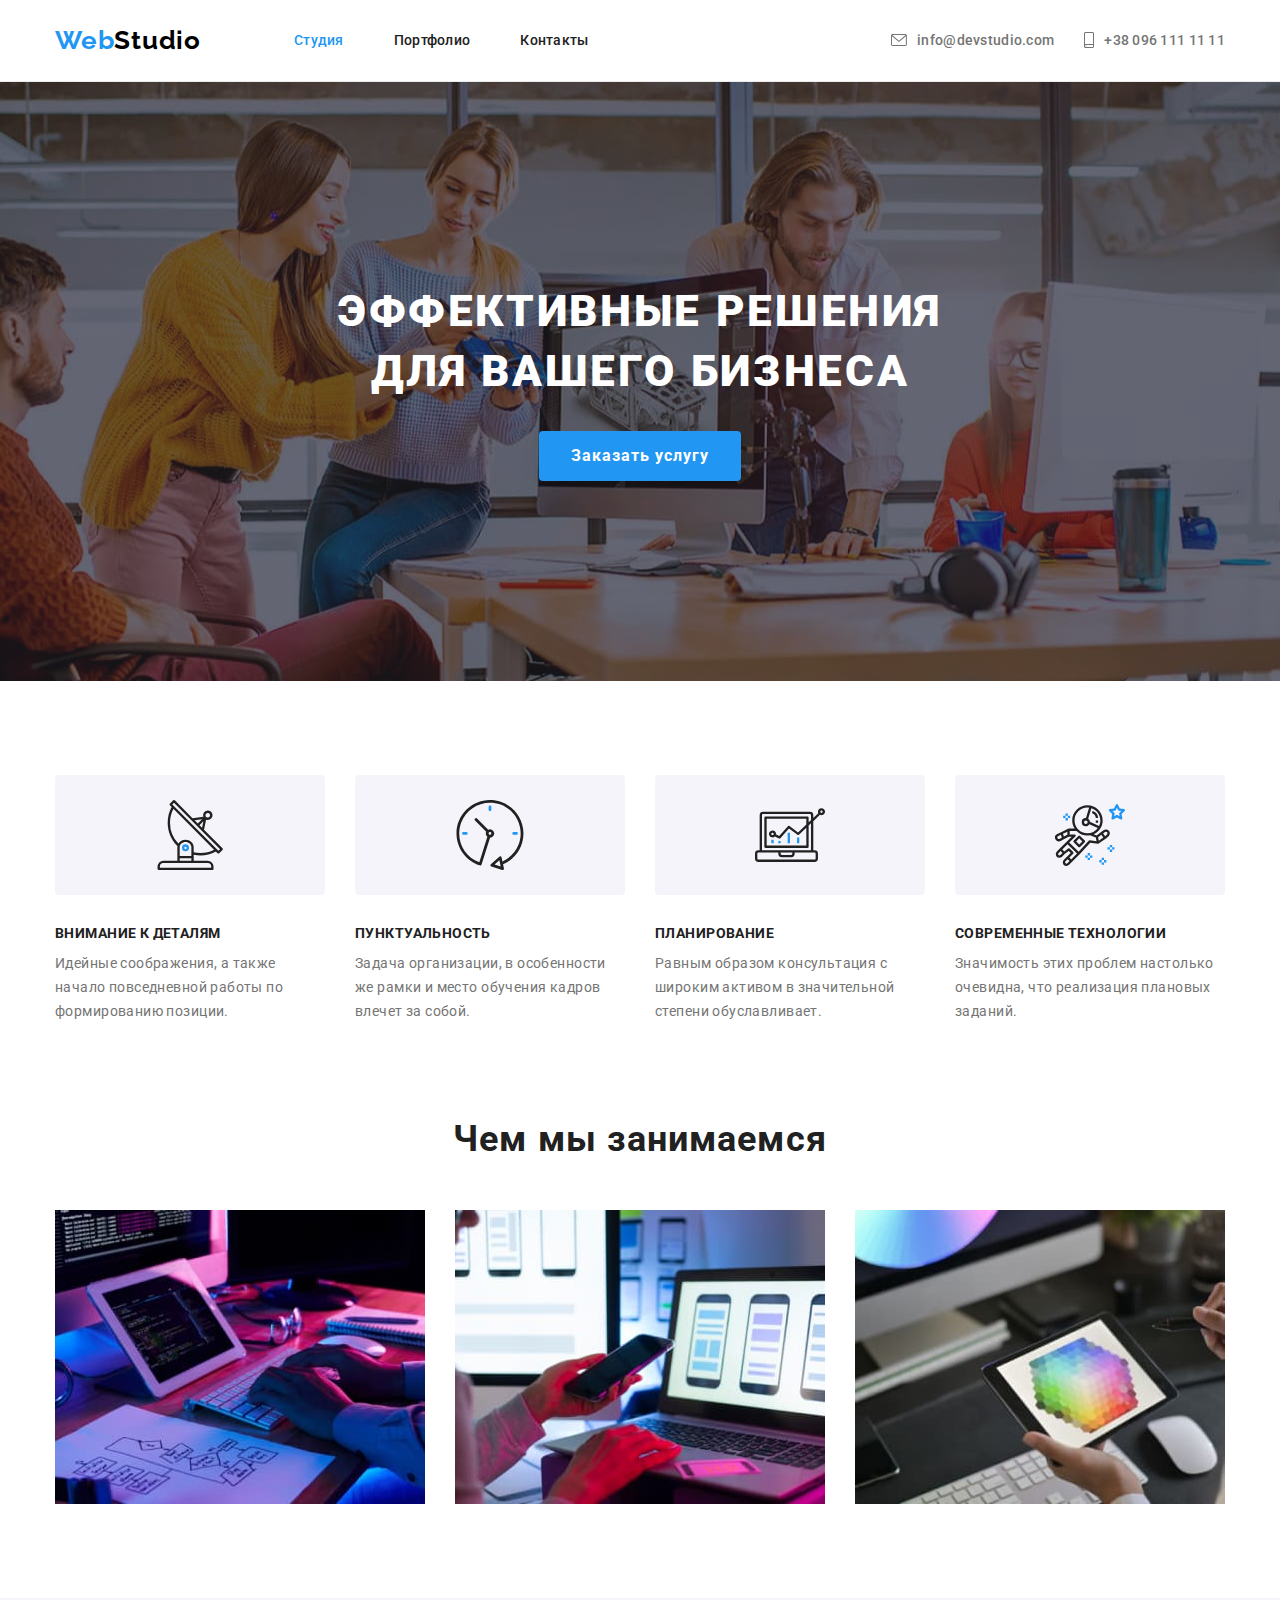
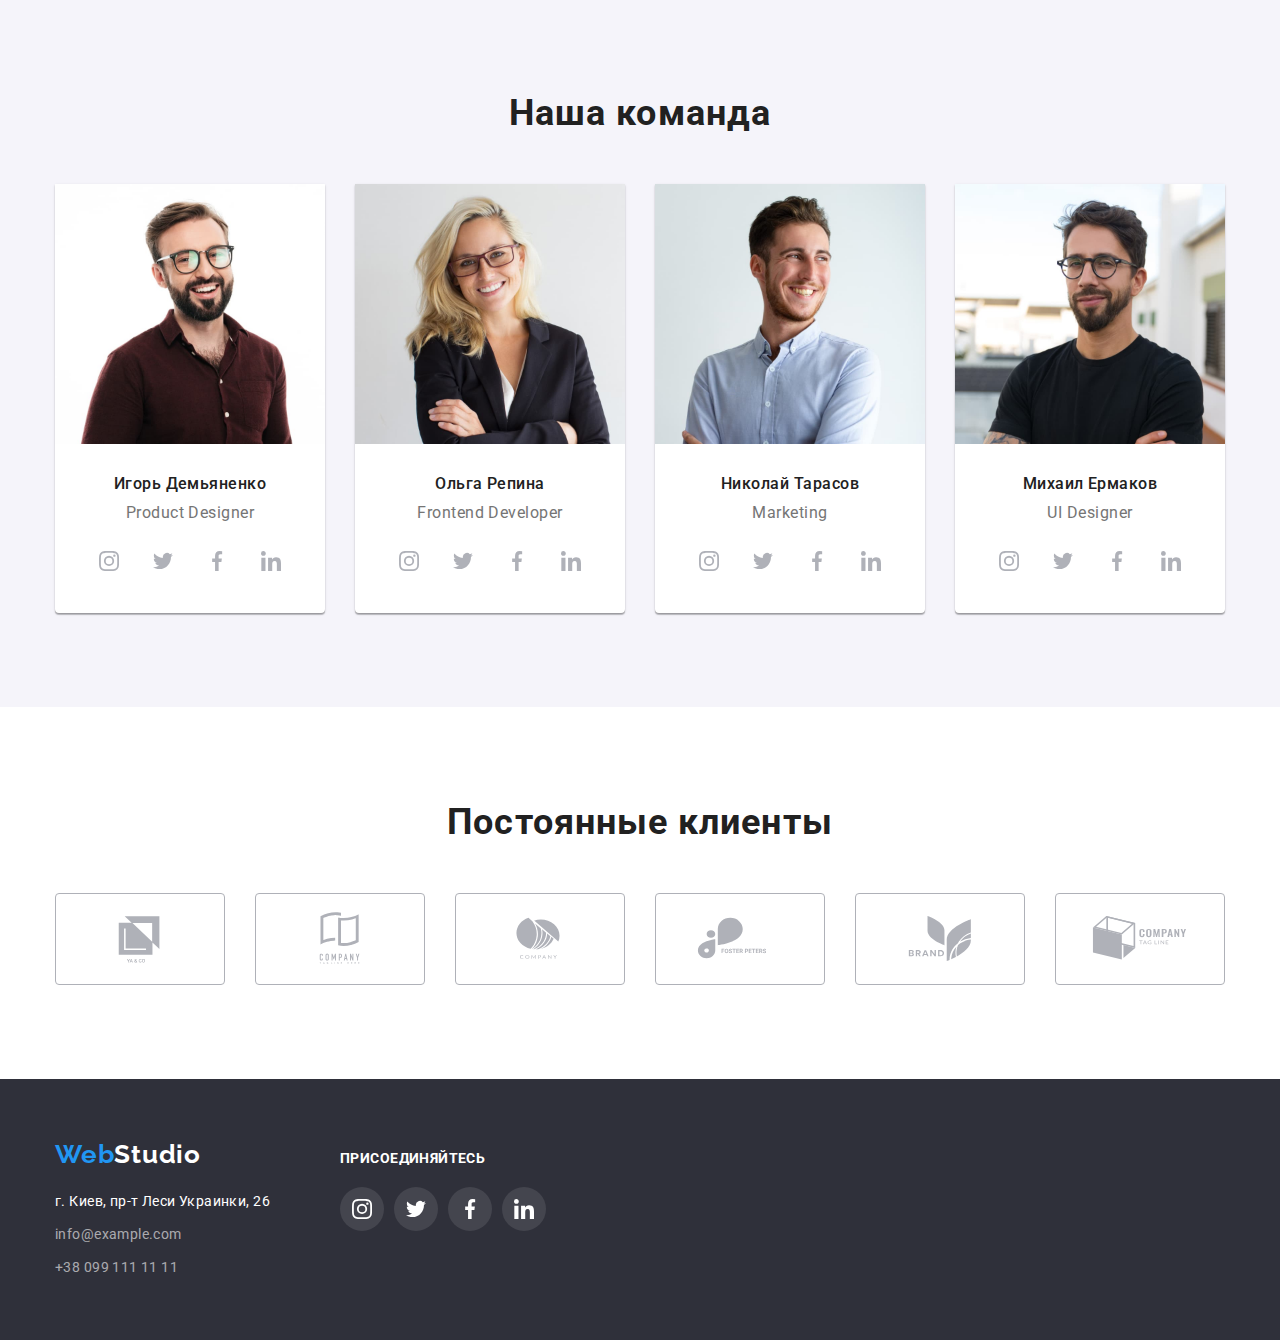
<file: index.html>
<!DOCTYPE html>
<html lang="ru">
    <head>
        <meta charset="UTF-8" />
        <meta http-equiv="X-UA-Compatible" content="IE=edge" />
        <meta name="viewport" content="width=device-width, initial-scale=1.0" />
        <title>GoIT HW-4</title>

        <!-- Шрифты -->
        <link rel="preconnect" href="https://fonts.googleapis.com" />
        <link rel="preconnect" href="https://fonts.gstatic.com" crossorigin />
        <link
            href="https://fonts.googleapis.com/css2?family=Raleway:wght@700&family=Roboto:wght@400;500;700;900&display=swap"
            rel="stylesheet"
        />
        <!-- font-family: 'Raleway', sans-serif;
             font-family: 'Roboto', sans-serif; -->

        <!-- Стили -->
        <link
            rel="stylesheet"
            href="https://cdnjs.cloudflare.com/ajax/libs/modern-normalize/1.1.0/modern-normalize.min.css"
        />
        <!-- <link rel="stylesheet" href="./css/normalize.css" /> -->
        <link rel="stylesheet" href="./css/styles.css" />
    </head>
    <body>
        <!-- Шапка страницы -->
        <header class="header-section">
            <div class="container">
                <!-- Навигация на главной -->
                <div class="header-nav">
                    <nav class="header-nav">
                        <a class="logo logo-color link" href="./index.html">
                            Web<span class="logo-black">Studio</span>
                        </a>

                        <ul class="menu-nav">
                            <li class="item">
                                <a
                                    class="menu-nav-text menu-nav-text-color link"
                                    href="./index.html"
                                    >Студия</a
                                >
                            </li>
                            <li class="item">
                                <a
                                    class="menu-nav-text menu-nav-text-dark link"
                                    href="./portfolio.html"
                                    >Портфолио</a
                                >
                            </li>
                            <li class="item">
                                <a
                                    class="menu-nav-text menu-nav-text-dark link"
                                    href=""
                                    >Контакты</a
                                >
                            </li>
                        </ul>
                    </nav>
                    <!-- Ссылки в хедере -->
                    <ul class="links-nav">
                        <li class="item">
                            <a
                                class="menu-nav-text menu-nav-text-light link link-nav"
                                href="mailto:info@devstudio.com"
                                ><svg
                                    class="link-nav-icon"
                                    width="16"
                                    height="12"
                                >
                                    <use
                                        href="./img/icons.svg#envelope"
                                    ></use></svg
                                >info@devstudio.com</a
                            >
                        </li>
                        <li class="item">
                            <a
                                class="menu-nav-text menu-nav-text-light link link-nav"
                                href="tel:+380961111111"
                                ><svg
                                    class="link-nav-icon"
                                    width="10"
                                    height="16"
                                >
                                    <use
                                        href="./img/icons.svg#smartphone"
                                    ></use></svg
                                >+38 096 111 11 11</a
                            >
                        </li>
                    </ul>
                </div>
            </div>
        </header>

        <!-- Основной контент - Студия -->
        <main>
            <!-- Герой -->
            <section class="hero-section">
                <div class="container">
                    <h1 class="hero-title">
                        Эффективные решения<br />для вашего бизнеса
                    </h1>
                    <button class="order-service-btn" type="button">
                        Заказать услугу
                    </button>
                </div>
            </section>

            <!-- Особенности -->
            <section class="feautures-section section">
                <div class="container">
                    <h2 class="visually-hidden">Наши преимущества</h2>
                    <ul class="features-list">
                        <li class="item">
                            <div class="features-icon">
                                <svg width="70" height="70">
                                    <use href="./img/icons.svg#antenna"></use>
                                </svg>
                            </div>

                            <h3 class="features-title">Внимание к деталям</h3>
                            <p class="features-text">
                                Идейные соображения, а также начало повседневной
                                работы по формированию позиции.
                            </p>
                        </li>
                        <li class="item">
                            <div class="features-icon">
                                <svg width="70" height="70">
                                    <use href="./img/icons.svg#clock"></use>
                                </svg>
                            </div>

                            <h3 class="features-title">Пунктуальность</h3>
                            <p class="features-text">
                                Задача организации, в особенности же рамки и
                                место обучения кадров влечет за собой.
                            </p>
                        </li>
                        <li class="item">
                            <div class="features-icon">
                                <svg width="70" height="70">
                                    <use href="./img/icons.svg#diagram"></use>
                                </svg>
                            </div>

                            <h3 class="features-title">Планирование</h3>
                            <p class="features-text">
                                Равным образом консультация с широким активом в
                                значительной степени обуславливает.
                            </p>
                        </li>
                        <li class="item">
                            <div class="features-icon">
                                <svg width="70" height="70">
                                    <use href="./img/icons.svg#astronaut"></use>
                                </svg>
                            </div>

                            <h3 class="features-title">
                                Современные технологии
                            </h3>
                            <p class="features-text">
                                Значимость этих проблем настолько очевидна, что
                                реализация плановых заданий.
                            </p>
                        </li>
                    </ul>
                </div>
            </section>

            <!-- Виды деятельности -->
            <section class="doing-section section">
                <div class="container">
                    <h2 class="doing-title">Чем мы занимаемся</h2>
                    <ul class="doing-list">
                        <li class="item">
                            <img
                                src="./img/tech1.jpg"
                                alt="Разработка сайтов"
                                width="370"
                            />
                        </li>
                        <li class="item">
                            <img
                                src="./img/tech2.jpg"
                                alt="Мобильные приложения"
                                width="370"
                            />
                        </li>
                        <li class="item">
                            <img
                                src="./img/tech3.jpg"
                                alt="Дизайн"
                                width="370"
                            />
                        </li>
                    </ul>
                </div>
            </section>

            <!-- Команда -->
            <section class="team-section section">
                <div class="container">
                    <h2 class="team-title">Наша команда</h2>
                    <ul class="team-list">
                        <li class="item">
                            <img
                                class="team-img"
                                src="./img/team1.jpg"
                                alt="Игорь Демьяненко"
                                width="270"
                            />

                            <div class="team-sign">
                                <h3 class="team-list-title">
                                    Игорь Демьяненко
                                </h3>
                                <p class="team-text">Product Designer</p>

                                <ul class="social-links">
                                    <li class="social-item">
                                        <a
                                            href=""
                                            class="social-link team-social-link"
                                        >
                                            <svg width="20" height="20">
                                                <use
                                                    href="./img/icons.svg#instagram"
                                                ></use>
                                            </svg>
                                        </a>
                                    </li>
                                    <li class="social-item">
                                        <a
                                            href=""
                                            class="social-link team-social-link"
                                        >
                                            <svg width="20" height="20">
                                                <use
                                                    href="./img/icons.svg#twitter"
                                                ></use>
                                            </svg>
                                        </a>
                                    </li>
                                    <li class="social-item">
                                        <a
                                            href=""
                                            class="social-link team-social-link"
                                        >
                                            <svg width="20" height="20">
                                                <use
                                                    href="./img/icons.svg#facebook"
                                                ></use>
                                            </svg>
                                        </a>
                                    </li>
                                    <li class="social-item">
                                        <a
                                            href=""
                                            class="social-link team-social-link"
                                        >
                                            <svg width="20" height="20">
                                                <use
                                                    href="./img/icons.svg#linkedin"
                                                ></use>
                                            </svg>
                                        </a>
                                    </li>
                                </ul>
                            </div>
                        </li>
                        <li class="item">
                            <img
                                class="team-img"
                                src="./img/team2.jpg"
                                alt="Ольга Репина"
                                width="270"
                            />

                            <div class="team-sign">
                                <h3 class="team-list-title">Ольга Репина</h3>
                                <p class="team-text">Frontend Developer</p>

                                <ul class="social-links">
                                    <li class="social-item">
                                        <a
                                            href=""
                                            class="social-link team-social-link"
                                        >
                                            <svg width="20" height="20">
                                                <use
                                                    href="./img/icons.svg#instagram"
                                                ></use>
                                            </svg>
                                        </a>
                                    </li>
                                    <li class="social-item">
                                        <a
                                            href=""
                                            class="social-link team-social-link"
                                        >
                                            <svg width="20" height="20">
                                                <use
                                                    href="./img/icons.svg#twitter"
                                                ></use>
                                            </svg>
                                        </a>
                                    </li>
                                    <li class="social-item">
                                        <a
                                            href=""
                                            class="social-link team-social-link"
                                        >
                                            <svg width="20" height="20">
                                                <use
                                                    href="./img/icons.svg#facebook"
                                                ></use>
                                            </svg>
                                        </a>
                                    </li>
                                    <li class="social-item">
                                        <a
                                            href=""
                                            class="social-link team-social-link"
                                        >
                                            <svg width="20" height="20">
                                                <use
                                                    href="./img/icons.svg#linkedin"
                                                ></use>
                                            </svg>
                                        </a>
                                    </li>
                                </ul>
                            </div>
                        </li>
                        <li class="item">
                            <img
                                class="team-img"
                                src="./img/team3.jpg"
                                alt="Николай Тарасов"
                                width="270"
                            />

                            <div class="team-sign">
                                <h3 class="team-list-title">Николай Тарасов</h3>
                                <p class="team-text">Marketing</p>

                                <ul class="social-links">
                                    <li class="social-item">
                                        <a
                                            href=""
                                            class="social-link team-social-link"
                                        >
                                            <svg width="20" height="20">
                                                <use
                                                    href="./img/icons.svg#instagram"
                                                ></use>
                                            </svg>
                                        </a>
                                    </li>
                                    <li class="social-item">
                                        <a
                                            href=""
                                            class="social-link team-social-link"
                                        >
                                            <svg width="20" height="20">
                                                <use
                                                    href="./img/icons.svg#twitter"
                                                ></use>
                                            </svg>
                                        </a>
                                    </li>
                                    <li class="social-item">
                                        <a
                                            href=""
                                            class="social-link team-social-link"
                                        >
                                            <svg width="20" height="20">
                                                <use
                                                    href="./img/icons.svg#facebook"
                                                ></use>
                                            </svg>
                                        </a>
                                    </li>
                                    <li class="social-item">
                                        <a
                                            href=""
                                            class="social-link team-social-link"
                                        >
                                            <svg width="20" height="20">
                                                <use
                                                    href="./img/icons.svg#linkedin"
                                                ></use>
                                            </svg>
                                        </a>
                                    </li>
                                </ul>
                            </div>
                        </li>
                        <li class="item">
                            <img
                                class="team-img"
                                src="./img/team4.jpg"
                                alt="Михаил Ермаков"
                                width="270"
                            />

                            <div class="team-sign">
                                <h3 class="team-list-title">Михаил Ермаков</h3>
                                <p class="team-text">UI Designer</p>

                                <ul class="social-links">
                                    <li class="social-item">
                                        <a
                                            href=""
                                            class="social-link team-social-link"
                                        >
                                            <svg width="20" height="20">
                                                <use
                                                    href="./img/icons.svg#instagram"
                                                ></use>
                                            </svg>
                                        </a>
                                    </li>
                                    <li class="social-item">
                                        <a
                                            href=""
                                            class="social-link team-social-link"
                                        >
                                            <svg width="20" height="20">
                                                <use
                                                    href="./img/icons.svg#twitter"
                                                ></use>
                                            </svg>
                                        </a>
                                    </li>
                                    <li class="social-item">
                                        <a
                                            href=""
                                            class="social-link team-social-link"
                                        >
                                            <svg width="20" height="20">
                                                <use
                                                    href="./img/icons.svg#facebook"
                                                ></use>
                                            </svg>
                                        </a>
                                    </li>
                                    <li class="social-item">
                                        <a
                                            href=""
                                            class="social-link team-social-link"
                                        >
                                            <svg width="20" height="20">
                                                <use
                                                    href="./img/icons.svg#linkedin"
                                                ></use>
                                            </svg>
                                        </a>
                                    </li>
                                </ul>
                            </div>
                        </li>
                    </ul>
                </div>
            </section>

            <!-- Постоянные клиенты -->
            <section class="section">
                <div class="container">
                    <h2 class="clients-title">Постоянные клиенты</h2>

                    <ul class="clients-list">
                        <li class="item">
                            <a href="" class="clients-link link">
                                <svg width="106" height="60">
                                    <use
                                        href="./img/icons.svg#logo-client-1"
                                    ></use>
                                </svg>
                            </a>
                        </li>
                        <li class="item">
                            <a href="" class="clients-link">
                                <svg width="106" height="60">
                                    <use
                                        href="./img/icons.svg#logo-client-2"
                                    ></use>
                                </svg>
                            </a>
                        </li>
                        <li class="item">
                            <a href="" class="clients-link">
                                <svg width="106" height="60">
                                    <use
                                        href="./img/icons.svg#logo-client-3"
                                    ></use>
                                </svg>
                            </a>
                        </li>
                        <li class="item">
                            <a href="" class="clients-link">
                                <svg width="106" height="60">
                                    <use
                                        href="./img/icons.svg#logo-client-4"
                                    ></use>
                                </svg>
                            </a>
                        </li>
                        <li class="item">
                            <a href="" class="clients-link">
                                <svg width="106" height="60">
                                    <use
                                        href="./img/icons.svg#logo-client-5"
                                    ></use>
                                </svg>
                            </a>
                        </li>
                        <li class="item">
                            <a href="" class="clients-link">
                                <svg width="106" height="60">
                                    <use
                                        href="./img/icons.svg#logo-client-6"
                                    ></use>
                                </svg>
                            </a>
                        </li>
                    </ul>
                </div>
            </section>
        </main>

        <!-- Подвал страницы -->
        <footer class="footer-section">
            <div class="container">
                <div class="footer-contain">
                    <div class="logo-address">
                        <a class="logo logo-color link" href="./index.html">
                            Web<span class="logo-white">Studio</span>
                        </a>
                        <address class="footer-address">
                            <ul class="address-list">
                                <li class="item">
                                    <a class="address-light link" href=""
                                        >г. Киев, пр-т Леси Украинки, 26</a
                                    >
                                </li>
                                <li class="item">
                                    <a
                                        class="address-dark link"
                                        href="mailto:info@example.com"
                                        >info@example.com</a
                                    >
                                </li>
                                <li class="item">
                                    <a
                                        class="address-dark link"
                                        href="tel:+380991111111"
                                        >+38 099 111 11 11</a
                                    >
                                </li>
                            </ul>
                        </address>
                    </div>
                    <div class="footer-join">
                        <p class="join-text">присоединяйтесь</p>
                        <ul class="social-links">
                            <li class="social-item">
                                <a
                                    href=""
                                    class="social-link footer-social-link"
                                >
                                    <svg width="20" height="20">
                                        <use
                                            href="./img/icons.svg#instagram"
                                        ></use>
                                    </svg>
                                </a>
                            </li>
                            <li class="social-item">
                                <a
                                    href=""
                                    class="social-link footer-social-link"
                                >
                                    <svg width="20" height="20">
                                        <use
                                            href="./img/icons.svg#twitter"
                                        ></use>
                                    </svg>
                                </a>
                            </li>
                            <li class="social-item">
                                <a
                                    href=""
                                    class="social-link footer-social-link"
                                >
                                    <svg width="20" height="20">
                                        <use
                                            href="./img/icons.svg#facebook"
                                        ></use>
                                    </svg>
                                </a>
                            </li>
                            <li class="social-item">
                                <a
                                    href=""
                                    class="social-link footer-social-link"
                                >
                                    <svg width="20" height="20">
                                        <use
                                            href="./img/icons.svg#linkedin"
                                        ></use>
                                    </svg>
                                </a>
                            </li>
                        </ul>
                    </div>
                </div>
            </div>
        </footer>
    </body>
</html>
</file>
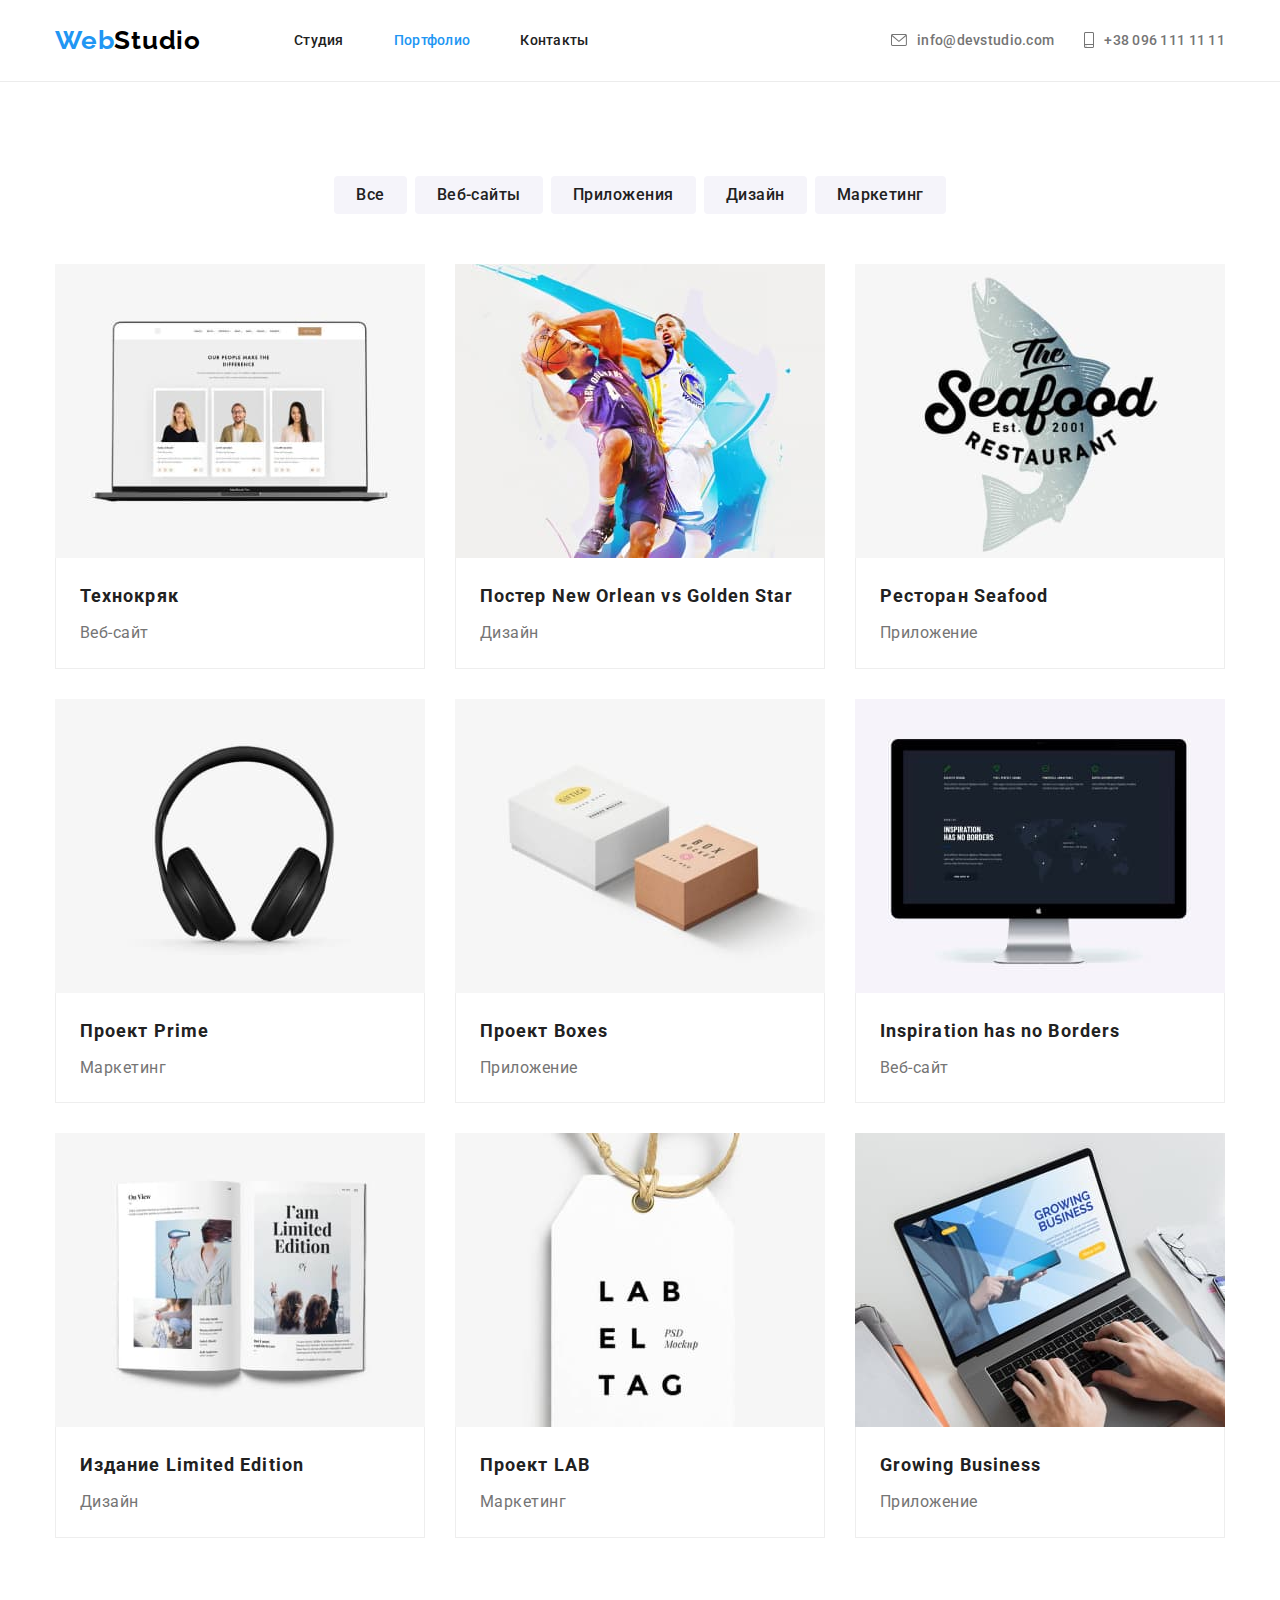
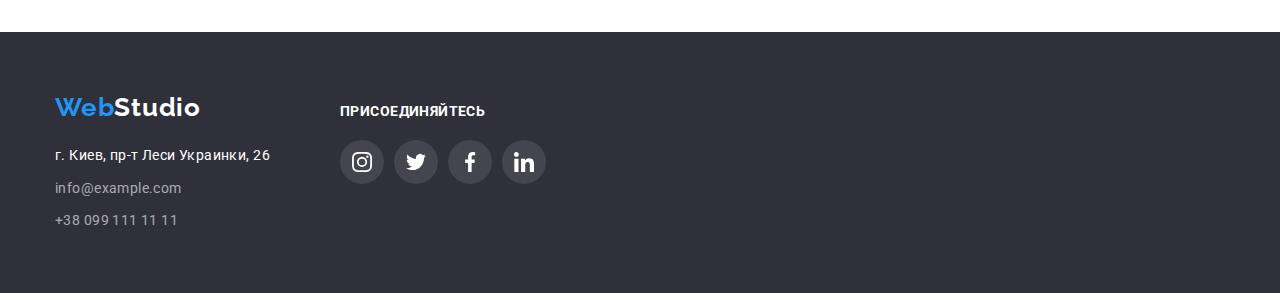
<file: portfolio.html>
<!DOCTYPE html>
<html lang="en">
    <head>
        <meta charset="UTF-8" />
        <meta http-equiv="X-UA-Compatible" content="IE=edge" />
        <meta name="viewport" content="width=device-width, initial-scale=1.0" />
        <title>GoIT HW-2 - Markup with CSS - Портфолио</title>

        <!-- Шрифты -->
        <link rel="preconnect" href="https://fonts.googleapis.com" />
        <link rel="preconnect" href="https://fonts.gstatic.com" crossorigin />
        <link
            href="https://fonts.googleapis.com/css2?family=Raleway:wght@700&family=Roboto:wght@400;500;700;900&display=swap"
            rel="stylesheet"
        />
        <!-- font-family: 'Raleway', sans-serif;
             font-family: 'Roboto', sans-serif; -->

        <!-- Стили -->
        <link
            rel="stylesheet"
            href="https://cdnjs.cloudflare.com/ajax/libs/modern-normalize/1.1.0/modern-normalize.min.css"
        />
        <!-- <link rel="stylesheet" href="./css/normalize.css" /> -->
        <link rel="stylesheet" href="./css/styles.css" />
    </head>
    <body>
        <!-- Шапка страницы -->
        <header class="header-section">
            <div class="container">
                <!-- Навигация на главной -->
                <div class="header-nav">
                    <nav class="header-nav">
                        <a class="logo logo-color link" href="./index.html">
                            Web<span class="logo-black">Studio</span>
                        </a>

                        <ul class="menu-nav">
                            <li class="item">
                                <a
                                    class="menu-nav-text menu-nav-text-dark link"
                                    href="./index.html"
                                    >Студия</a
                                >
                            </li>
                            <li class="item">
                                <a
                                    class="menu-nav-text menu-nav-text-color link"
                                    href="./portfolio.html"
                                    >Портфолио</a
                                >
                            </li>
                            <li class="item">
                                <a
                                    class="menu-nav-text menu-nav-text-dark link"
                                    href=""
                                    >Контакты</a
                                >
                            </li>
                        </ul>
                    </nav>
                    <!-- Ссылки в хедере -->
                    <ul class="links-nav">
                        <li class="item">
                            <a
                                class="menu-nav-text menu-nav-text-light link link-nav"
                                href="mailto:info@devstudio.com"
                                ><svg
                                    class="link-nav-icon"
                                    width="16"
                                    height="12"
                                >
                                    <use
                                        href="./img/icons.svg#envelope"
                                    ></use></svg
                                >info@devstudio.com</a
                            >
                        </li>
                        <li class="item">
                            <a
                                class="menu-nav-text menu-nav-text-light link link-nav"
                                href="tel:+380961111111"
                                ><svg
                                    class="link-nav-icon"
                                    width="10"
                                    height="16"
                                >
                                    <use
                                        href="./img/icons.svg#smartphone"
                                    ></use></svg
                                >+38 096 111 11 11</a
                            >
                        </li>
                    </ul>
                </div>
            </div>
        </header>

        <!-- Основной контент -->
        <main>
            <!-- Портфолио -->
            <section class="section">
                <div class="container">
                    <h1 class="visually-hidden">Портфолио</h1>

                    <!-- Портфолио - Фильтры -->
                    <ul class="filters-list">
                        <li class="item">
                            <button class="portfolio-btn" type="button">
                                Все
                            </button>
                        </li>
                        <li class="item">
                            <button class="portfolio-btn" type="button">
                                Веб-сайты
                            </button>
                        </li>
                        <li class="item">
                            <button class="portfolio-btn" type="button">
                                Приложения
                            </button>
                        </li>
                        <li class="item">
                            <button class="portfolio-btn" type="button">
                                Дизайн
                            </button>
                        </li>
                        <li class="item">
                            <button class="portfolio-btn" type="button">
                                Маркетинг
                            </button>
                        </li>
                    </ul>

                    <!-- Портфолио - Проекты -->
                    <ul class="projects-list">
                        <li class="item">
                            <a class="projects-link link" href="">
                                <img
                                    src="./img/project1.jpg"
                                    alt="Технокряк"
                                    width="370"
                                />
                                <div class="project-sign">
                                    <h2 class="project-title">Технокряк</h2>
                                    <p class="project-desc">Веб-сайт</p>
                                </div>
                            </a>
                        </li>
                        <li class="item">
                            <a class="projects-link link" href="">
                                <img
                                    src="./img/project2.jpg"
                                    alt="Постер New Orlean vs Golden Star"
                                    width="370"
                                />
                                <div class="project-sign">
                                    <h2 class="project-title">
                                        Постер New Orlean vs Golden Star
                                    </h2>
                                    <p class="project-desc">Дизайн</p>
                                </div>
                            </a>
                        </li>
                        <li class="item">
                            <a class="projects-link link" href="">
                                <img
                                    src="./img/project3.jpg"
                                    alt="Ресторан Seafood"
                                    width="370"
                                />
                                <div class="project-sign">
                                    <h2 class="project-title">
                                        Ресторан Seafood
                                    </h2>
                                    <p class="project-desc">Приложение</p>
                                </div>
                            </a>
                        </li>
                        <li class="item">
                            <a class="projects-link link" href="">
                                <img
                                    src="./img/project4.jpg"
                                    alt="Проект Prime"
                                    width="370"
                                />
                                <div class="project-sign">
                                    <h2 class="project-title">Проект Prime</h2>
                                    <p class="project-desc">Маркетинг</p>
                                </div>
                            </a>
                        </li>
                        <li class="item">
                            <a class="projects-link link" href="">
                                <img
                                    src="./img/project5.jpg"
                                    alt="Проект Boxes"
                                    width="370"
                                />
                                <div class="project-sign">
                                    <h2 class="project-title">Проект Boxes</h2>
                                    <p class="project-desc">Приложение</p>
                                </div>
                            </a>
                        </li>
                        <li class="item">
                            <a class="projects-link link" href="">
                                <img
                                    src="./img/project6.jpg"
                                    alt="Inspiration has no Borders"
                                    width="370"
                                />
                                <div class="project-sign">
                                    <h2 class="project-title">
                                        Inspiration has no Borders
                                    </h2>
                                    <p class="project-desc">Веб-сайт</p>
                                </div>
                            </a>
                        </li>
                        <li class="item">
                            <a class="projects-link link" href="">
                                <img
                                    src="./img/project7.jpg"
                                    alt="Издание Limited Edition"
                                    width="370"
                                />
                                <div class="project-sign">
                                    <h2 class="project-title">
                                        Издание Limited Edition
                                    </h2>
                                    <p class="project-desc">Дизайн</p>
                                </div>
                            </a>
                        </li>
                        <li class="item">
                            <a class="projects-link link" href="">
                                <img
                                    src="./img/project8.jpg"
                                    alt="Проект LAB"
                                    width="370"
                                />
                                <div class="project-sign">
                                    <h2 class="project-title">Проект LAB</h2>
                                    <p class="project-desc">Маркетинг</p>
                                </div>
                            </a>
                        </li>
                        <li class="item">
                            <a class="projects-link link" href="">
                                <img
                                    src="./img/project9.jpg"
                                    alt="Growing Business"
                                    width="370"
                                />
                                <div class="project-sign">
                                    <h2 class="project-title">
                                        Growing Business
                                    </h2>
                                    <p class="project-desc">Приложение</p>
                                </div>
                            </a>
                        </li>
                    </ul>
                </div>
            </section>
        </main>

        <!-- Подвал страницы -->
        <footer class="footer-section">
            <div class="container">
                <div class="footer-contain">
                    <div class="logo-address">
                        <a class="logo logo-color link" href="./index.html">
                            Web<span class="logo-white">Studio</span>
                        </a>
                        <address class="footer-address">
                            <ul class="address-list">
                                <li class="item">
                                    <a class="address-light link" href=""
                                        >г. Киев, пр-т Леси Украинки, 26</a
                                    >
                                </li>
                                <li class="item">
                                    <a
                                        class="address-dark link"
                                        href="mailto:info@example.com"
                                        >info@example.com</a
                                    >
                                </li>
                                <li class="item">
                                    <a
                                        class="address-dark link"
                                        href="tel:+380991111111"
                                        >+38 099 111 11 11</a
                                    >
                                </li>
                            </ul>
                        </address>
                    </div>
                    <div class="footer-join">
                        <p class="join-text">присоединяйтесь</p>
                        <ul class="social-links">
                            <li class="social-item">
                                <a
                                    href=""
                                    class="social-link footer-social-link"
                                >
                                    <svg width="20" height="20">
                                        <use
                                            href="./img/icons.svg#instagram"
                                        ></use>
                                    </svg>
                                </a>
                            </li>
                            <li class="social-item">
                                <a
                                    href=""
                                    class="social-link footer-social-link"
                                >
                                    <svg width="20" height="20">
                                        <use
                                            href="./img/icons.svg#twitter"
                                        ></use>
                                    </svg>
                                </a>
                            </li>
                            <li class="social-item">
                                <a
                                    href=""
                                    class="social-link footer-social-link"
                                >
                                    <svg width="20" height="20">
                                        <use
                                            href="./img/icons.svg#facebook"
                                        ></use>
                                    </svg>
                                </a>
                            </li>
                            <li class="social-item">
                                <a
                                    href=""
                                    class="social-link footer-social-link"
                                >
                                    <svg width="20" height="20">
                                        <use
                                            href="./img/icons.svg#linkedin"
                                        ></use>
                                    </svg>
                                </a>
                            </li>
                        </ul>
                    </div>
                </div>
            </div>
        </footer>
    </body>
</html>
</file>
<file: css/styles.css>
:root {
    --accent-color: #2196f3;
    --text-dark-color: #212121;
    --text-light-color: #757575;
    --background-dark-box-color: #2f303a;
    --background-light-gray-color: #f5f4fa;
    --icon-color: #afb1b8;
    --main-font: 'Roboto', sans-serif;
}

body {
    font-family: var(--main-font);
}

h1,
h2,
h3 {
    margin: 0;
}
img {
    display: block;
    max-width: 100%;
    height: auto;
}

ul {
    list-style: none;
    margin: 0;
    padding: 0;
}

/* === ВЕБ-СТУДИЯ == */

/* Утилиты */
.container {
    width: 1200px;

    margin-left: auto;
    margin-right: auto;

    padding-left: 15px;
    padding-right: 15px;
    /* = temporary outline = */
    /* outline: 2px solid tomato; */
}

.section {
    padding-top: 94px;
    padding-bottom: 94px;
    /* background-color: #ccc; */
}

.link {
    text-decoration: none;
}

.visually-hidden {
    position: absolute;
    width: 1px;
    height: 1px;
    margin: -1px;
    border: 0;
    padding: 0;

    white-space: nowrap;
    clip-path: inset(100%);
    clip: rect(0 0 0 0);
    overflow: hidden;
}

/* == Header == */
.header-section {
    border-bottom: 1px solid #ececec;
    /* background-color: #ccc; */
}

.logo {
    font-family: 'Raleway', sans-serif;
    font-weight: 700;
    font-size: 26px;
    line-height: 1.2;
    /* identical to box height 31px */
    letter-spacing: 0.03em;
}

.logo-color {
    color: var(--accent-color);
}

.logo-black {
    color: #000;
}

.logo-white {
    color: #fff;
}

.header-nav {
    display: flex;
    align-items: center;
}

.menu-nav {
    display: flex;
    margin-left: 93px;
}

.menu-nav .item + .item {
    margin-left: 50px;
}
/* .menu-nav .item:not(:last-child) {
    margin-right: 50px;
} */

.menu-nav-text {
    display: block;
    padding-top: 32px;
    padding-bottom: 32px;

    font-weight: 500;
    font-size: 14px;
    line-height: 1.2;
    /* 16 px */
    letter-spacing: 0.02em;
}

.menu-nav-text-dark {
    color: var(--text-dark-color);
}

.menu-nav-text-light {
    color: var(--text-light-color);
}

.menu-nav-text-color,
.menu-nav-text:hover,
.menu-nav-text:focus {
    color: var(--accent-color);
}

.links-nav {
    display: flex;
    margin-left: auto;
}

.links-nav .item + .item {
    margin-left: 30px;
}
.link-nav {
    display: inline-flex;
    align-items: center;
}

.link-nav-icon {
    margin-right: 10px;
    fill: currentColor;
}

/* == Main == */

/* = Hero = */

.hero-section {
    max-width: 1600px;
    margin-left: auto;
    margin-right: auto;

    padding-top: 200px;
    padding-bottom: 200px;

    background-image: linear-gradient(
            to right,
            rgba(47, 48, 58, 0.4),
            rgba(47, 48, 58, 0.4)
        ),
        url('../img/hero-img.jpg');
    background-size: 1600px;
    background-repeat: no-repeat;
    background-position: center;

    text-align: center;
}

.hero-title {
    font-weight: 900;
    font-size: 44px;
    line-height: 1.36;
    /* 60px or 136% */
    color: #ffffff;
    letter-spacing: 0.06em;
    text-transform: uppercase;
}

.order-service-btn {
    margin-top: 30px;
    margin-bottom: 0px;
    padding: 10px 32px;

    font-weight: 700;
    font-size: 16px;
    line-height: 1.87;
    /* identical to box height, 30px or 187% */
    letter-spacing: 0.06em;
    color: #ffffff;
    text-align: center;

    background: var(--accent-color);
    outline: none;
    border: none;
    border-radius: 4px;
    box-shadow: 0px 4px 4px rgba(0, 0, 0, 0.15);

    cursor: pointer;
}

.order-service-btn:hover,
.order-service-btn:focus {
    background: #188ce8;
}

/* = Особенности = */
.feautures-section {
    /* padding-bottom: 0; */
    /* background-color: #ccc; */
}

/* -- Невидимымый -- */
.features-title {
    /* display: none; */
    /* font-weight: 700;
    font-size: 36px;
    line-height: 1.87; */
    /* 42px or 187% */
    /* text-align: center;
    letter-spacing: 0.03em;
    color: var(--text-dark-color); */
}

.features-list {
    display: flex;
}

.features-list .item {
    flex-basis: calc((100% - 3 * 30px) / 4);
}

.features-list .item + .item {
    margin-left: 30px;
}

.features-icon {
    display: flex;
    justify-content: center;
    align-items: center;

    height: 120px;

    border-radius: 4px;
    background-color: var(--background-light-gray-color);
}

.features-title {
    margin-top: 30px;

    font-weight: 700;
    font-size: 14px;
    line-height: 1.2;
    /* 16px or Auto */
    letter-spacing: 0.03em;
    text-transform: uppercase;

    color: var(--text-dark-color);
}

.features-text {
    margin-top: 10px;
    margin-bottom: 0;

    font-size: 14px;
    line-height: 1.71;
    /* 24px or 171% */
    letter-spacing: 0.03em;

    color: var(--text-light-color);
}

/* = Чем мы занимаемся = */
.doing-section {
    padding-top: 0;
}

.doing-list {
    display: flex;
    margin-top: 50px;
}

.doing-list .item + .item {
    margin-left: 30px;
}

/* = (Чем мы занимаемся) & (Команда) = */

.doing-title,
.team-title,
.clients-title {
    font-weight: 700;
    font-size: 36px;
    line-height: 1.17;
    /* 42px or 117% */
    letter-spacing: 0.03em;
    color: var(--text-dark-color);
    text-align: center;
}

/* = Команда = */
.team-section {
    background-color: #f5f4fa;
}

.team-list {
    display: flex;
    margin-top: 50px;
}

.team-list .item + .item {
    margin-left: 30px;
}

.team-list .item {
    background: #ffffff;
    border-bottom-left-radius: 4px;
    border-bottom-right-radius: 4px;
    /* material shadow v1 */
    box-shadow: 0px 1px 3px rgba(0, 0, 0, 0.12), 0px 1px 1px rgba(0, 0, 0, 0.14),
        0px 2px 1px rgba(0, 0, 0, 0.2);
}

.team-img {
    /* margin-bottom: 30px; */
}

.team-sign {
    padding-top: 30px;
    padding-bottom: 30px;

    text-align: center;
}

.team-list-title {
    /* margin-bottom: 0; */

    font-weight: 500;
    font-size: 16px;
    line-height: 1.2;
    /* identical to box height 19px or Auto */
    letter-spacing: 0.03em;
    color: var(--text-dark-color);
    /* text-align: center; */
}

.team-text {
    margin-top: 10px;
    margin-bottom: 0;

    font-size: 16px;
    line-height: 1.2;
    /* identical to box height 19px or Auto */
    letter-spacing: 0.03em;
    color: var(--text-light-color);
    /* text-align: center; */
}

/* Социальные ссылки */

.social-links {
    display: flex;
    margin-top: 16px;
    justify-content: center;
}

.social-item {
    width: 44px;
    height: 44px;
}

.social-links .social-item + .social-item {
    margin-left: 10px;
}

.social-link {
    display: flex;
    width: 100%;
    height: 100%;
    justify-content: center;
    align-items: center;

    border-radius: 50%;
}

.social-link svg {
    fill: currentColor;
}

.social-link:hover,
.social-link:focus {
    background-color: var(--accent-color);
    color: #ffffff;
}

.team-social-link {
    color: var(--icon-color);
    background-color: transparent;
}

.footer-social-link {
    color: #ffffff;
    background-color: rgba(255, 255, 255, 0.1);
}

/* = Постоянные клиенты = */

.clients-list {
    display: flex;
    margin-top: 50px;
}

.clients-list .item {
    width: 170px;
    height: 92px;
}

.clients-list .item + .item {
    margin-left: 30px;
}

.clients-link {
    display: flex;
    justify-content: center;
    align-items: center;

    width: 100%;
    height: 100%;

    color: var(--icon-color);
    background-color: transparent;

    border: 1px solid var(--icon-color);
    border-radius: 4px;
}

.clients-link svg {
    fill: currentColor;
}

.clients-link:hover,
.clients-link:focus {
    color: var(--accent-color);
    border-color: var(--accent-color);
}

/* = Footer = */

.footer-section {
    background-color: var(--background-dark-box-color);
}

.footer-section {
    padding-top: 60px;
    padding-bottom: 60px;
}

.footer-contain {
    display: flex;
    align-items: baseline;
}

.footer-join {
    margin-left: 70px;
}

.footer-join .social-links {
    margin-top: 20px;
}
.join-text {
    margin: 0;
    padding: 0;
    font-weight: 700;
    font-size: 14px;
    line-height: 1.14;
    letter-spacing: 0.03em;
    text-transform: uppercase;
    color: #ffffff;
}

.footer-address {
    margin-top: 20px;

    font-style: normal;
    font-size: 14px;
    line-height: 1.71;
    /* 24px or 171% */
    letter-spacing: 0.03em;
}

.address-list .item + .item {
    margin-top: 9px;
}

.address-light,
.address-dark:hover,
.address-dark:focus {
    color: #ffffff;
}

.address-dark,
.address-light:hover,
.address-light:focus {
    color: rgba(255, 255, 255, 0.6);
}

/* === ПОРТФОЛИО == */

.portfolio-section {
    /* Стиль секции "Портфолио" */
}

/* Главный невидимый заголовок h1 страницы Портфолио */
.portfolio-title {
    /* display: none;
    text-align: center; */
}

/* = Портфолио - Фильтры  = */

.filters-list {
    display: flex;
    justify-content: center;
}

.filters-list .item + .item {
    margin-left: 8px;
}

.portfolio-btn {
    padding: 6px 22px;

    font-weight: 500;
    font-size: 16px;
    line-height: 1.62;
    /* identical to box height, 26px or 162% */
    letter-spacing: 0.03em;
    color: var(--text-dark-color);
    text-align: center;

    background-color: var(--background-light-gray-color);
    border: none;
    border-radius: 4px;

    cursor: pointer;
}
.portfolio-btn:hover,
.portfolio-btn:focus {
    color: #ffffff;
    background-color: var(--accent-color);
    box-shadow: 0px 3px 1px rgba(0, 0, 0, 0.1), 0px 1px 2px rgba(0, 0, 0, 0.08),
        0px 2px 2px rgba(0, 0, 0, 0.12);
}

/* = Портфолио - Сетка Проектов = */

.projects-list {
    display: flex;
    flex-wrap: wrap;

    margin-top: 50px;
}

.projects-list .item {
    --projects-grid-gap: 30px;
    --projects-grid-columns: 3;
    flex-basis: calc(
        (100% - (var(--projects-grid-columns) - 1) * var(--projects-grid-gap)) /
            var(--projects-grid-columns)
    );
    background: #ffffff;
    /* border: 1px solid #eeeeee; */
}

.projects-list .item:not(:nth-child(3n + 1)) {
    margin-left: 30px;
}

.projects-list .item:not(:nth-last-child(-n + 3)) {
    margin-bottom: 30px;
}

.projects-link {
    display: block;
}
.projects-link:hover,
.projects-link:focus {
    box-shadow: 0px 1px 1px rgba(0, 0, 0, 0.12), 0px 4px 4px rgba(0, 0, 0, 0.06),
        1px 4px 6px rgba(0, 0, 0, 0.16);
}

/* Описание проекта */
.project-sign {
    padding: 20px 24px;

    border-left: 1px solid #eeeeee;
    border-right: 1px solid #eeeeee;
    border-bottom: 1px solid #eeeeee;
}

/* Заголовок проекта */
.project-title {
    font-weight: 700;
    font-size: 18px;
    line-height: 2;
    /* identical to box height, 36px or 200% */
    letter-spacing: 0.06em;
    color: var(--text-dark-color);
}

/* Тип проекта */
.project-desc {
    margin-top: 4px;
    margin-bottom: 0;

    font-size: 16px;
    line-height: 1.87;
    /* identical to box height, 30px or 187% */
    letter-spacing: 0.03em;
    color: var(--text-light-color);
}
</file>
